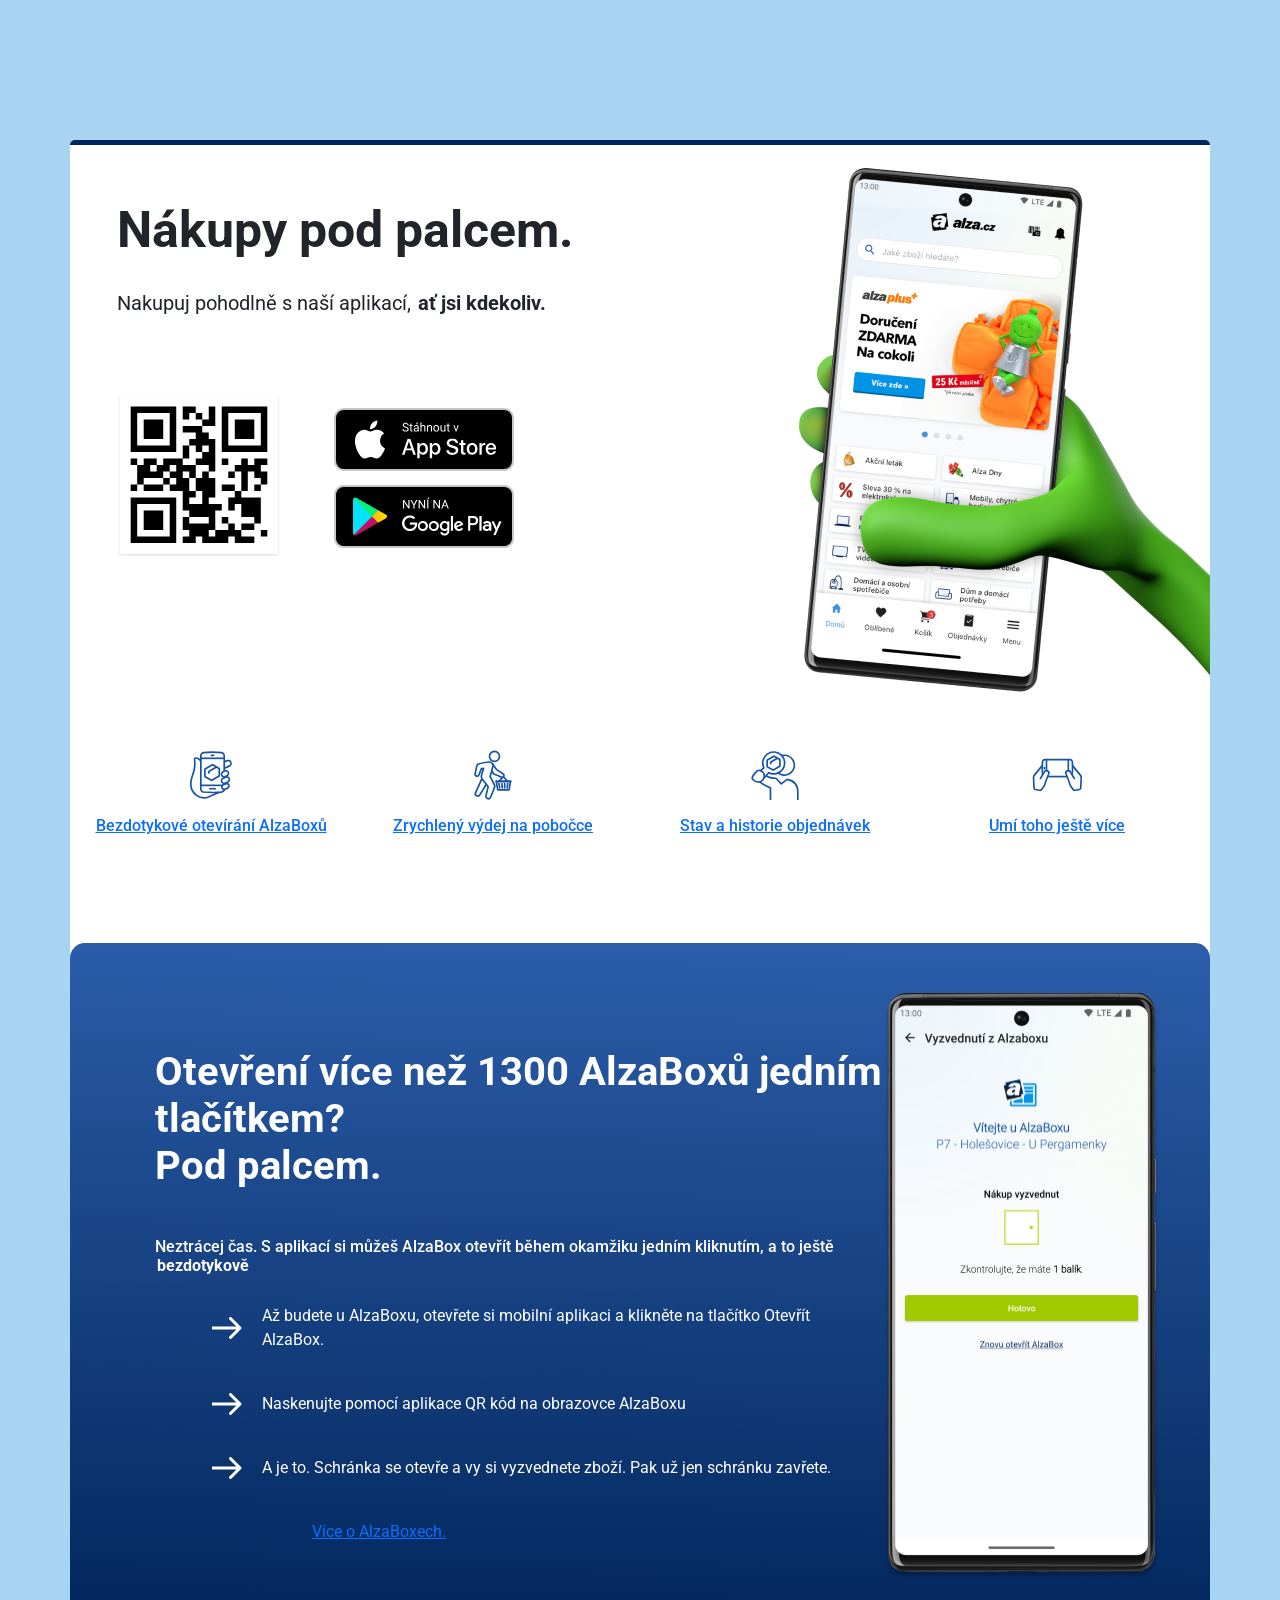
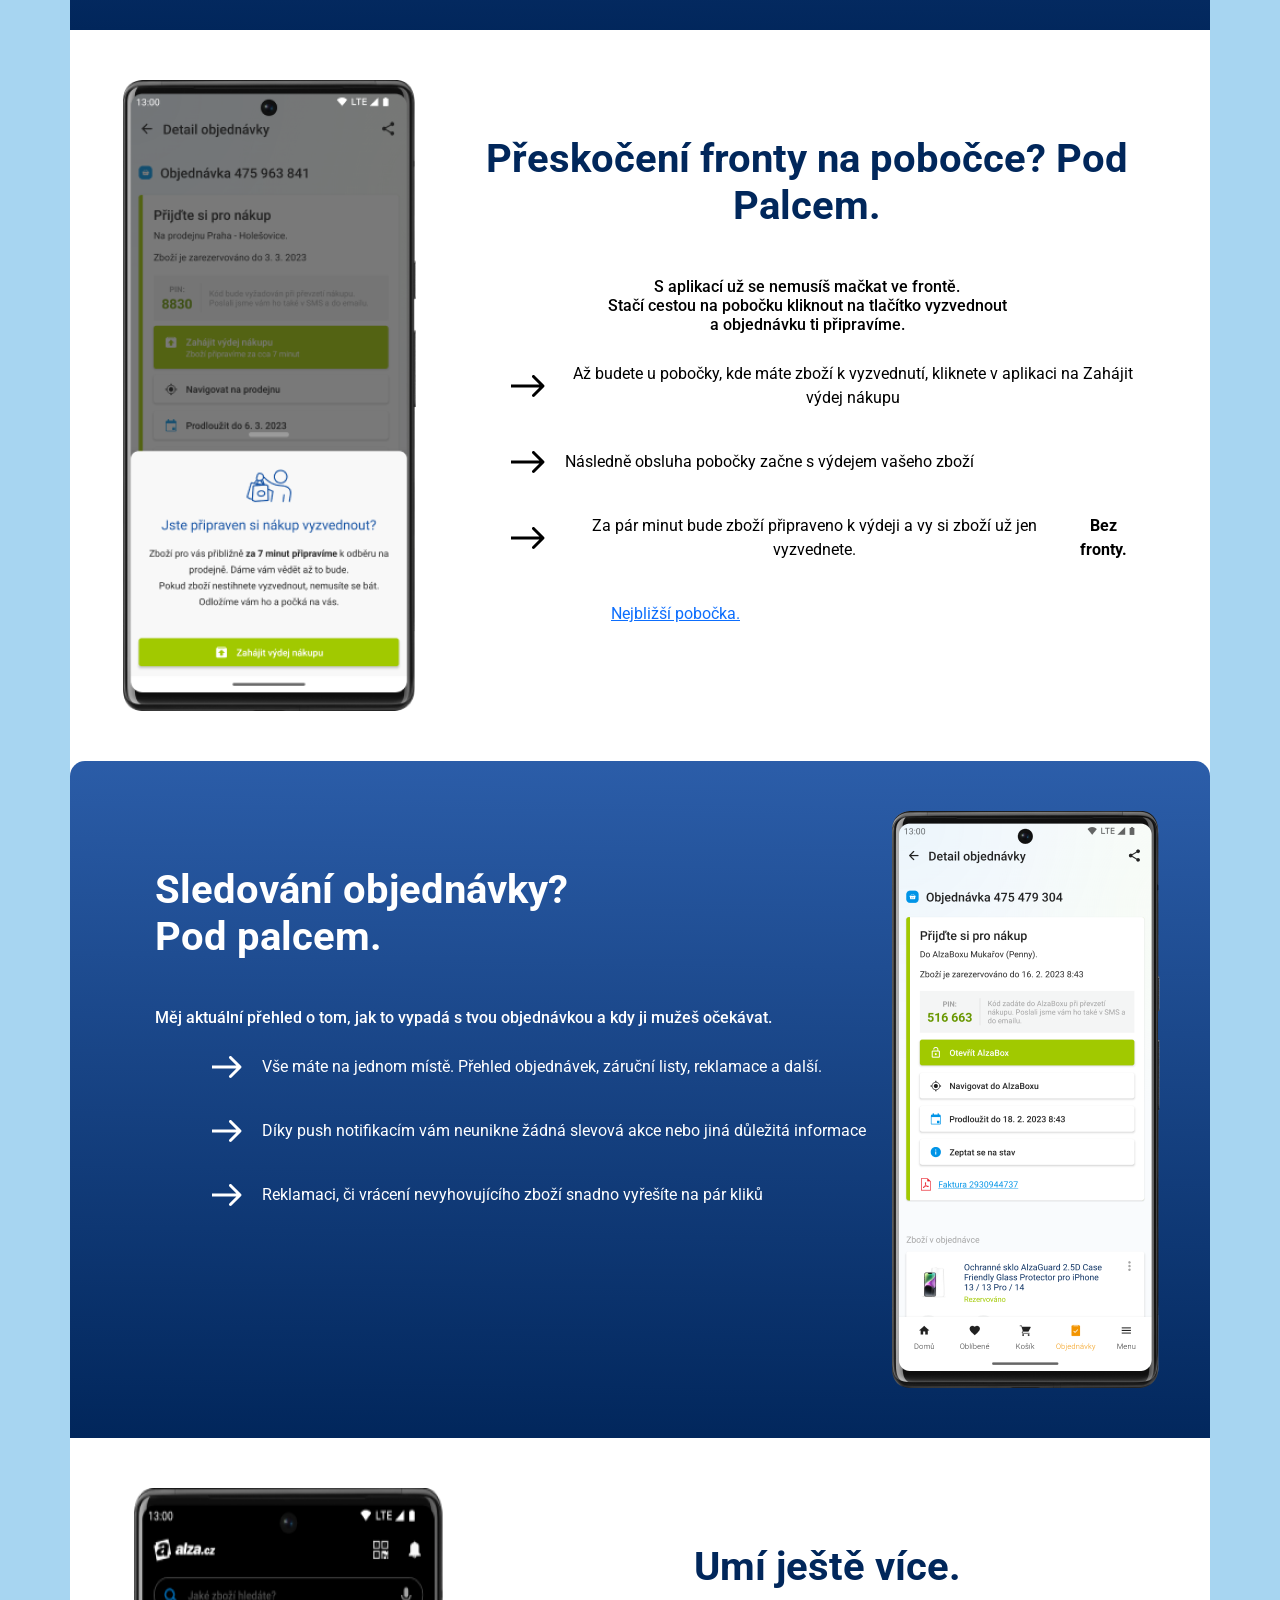
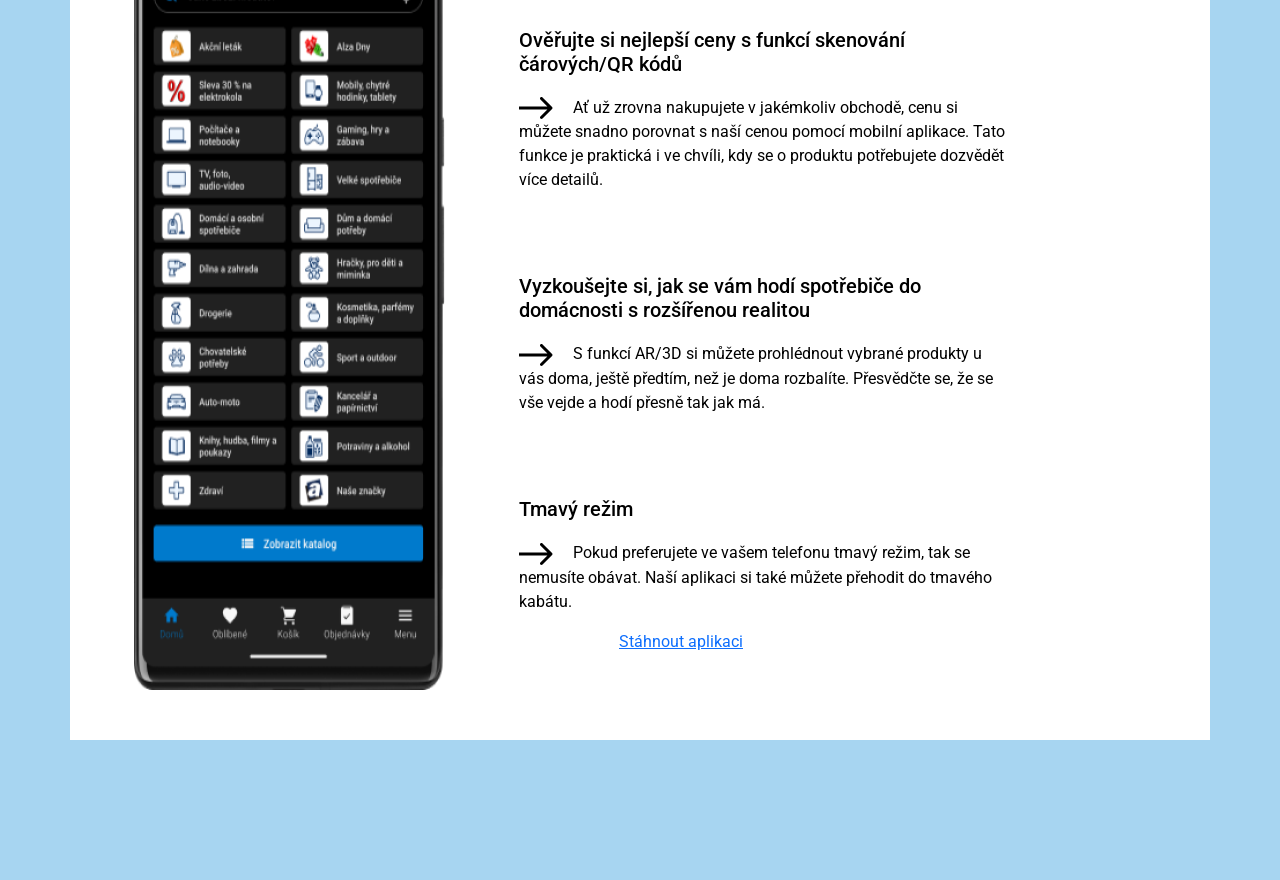
<file: index.html>
<!DOCTYPE html>
<html lang="en">
<head>
  <meta charset="UTF-8">
  <meta name="viewport" content="width=device-width, initial-scale=1.0">
  <title>Alza</title>
  <link rel="stylesheet" href="css/style.css">
  <link rel="stylesheet" href="css/responsive.css">
  <link href="https://cdn.jsdelivr.net/npm/bootstrap@5.3.1/dist/css/bootstrap.min.css" rel="stylesheet" integrity="sha384-4bw+/aepP/YC94hEpVNVgiZdgIC5+VKNBQNGCHeKRQN+PtmoHDEXuppvnDJzQIu9" crossorigin="anonymous">
  <link rel="preconnect" href="https://fonts.googleapis.com">
  <link rel="preconnect" href="https://fonts.gstatic.com" crossorigin>
  <link href="https://fonts.googleapis.com/css2?family=Roboto:wght@300;400;500;700&display=swap" rel="stylesheet">
  <script src="js/index.js"></script>
</head>
<body>
  <div class="container">
    <div class="header row">
      <div class="header-left col-6">
        <h2 class="header-title">Nákupy  pod palcem.</h2>
        <h6 class="header-title2">Nakupuj pohodlně s naší aplikací, <span class="span">ať jsi kdekoliv.</span></h6>
        <div class="box">
          <img class="qr-code" src="img/Group 10595.svg" alt="qr-code">
          <div class="buttons">
            <button class="btn"><img class="store-icon" src="img/store icons.svg" alt="apple"></button>
            <button class="btn"><img class="store-icon" src="img/store icons2.png" alt="google"></button>
          </div>
        </div>
      </div>
    <div class="header-right col-6 p-0">
      <div>
        <img class="header-vector" src="img/Vector.svg" alt="vector">
        <p class="header-p">Naskenuj QR kód
          a získej aplikaci
          Alza.cz ihned</p>
        </div>
        <img class="header-image" src="img/ruka3 1.png" alt="ruka">
    </div>
      <nav class="nav features d-flex flex-wrap justify-content-around text-center ">
            <a href="#bezdotyk" class="nav-box smooth-scroll">
              <figure>
                <img src="img/Group 7428.svg" width="50" height="50" alt="bezdotyk">
              </figure>
              <h6>Bezdotykové otevírání AlzaBoxů</h6>
            </a>
            <a href="#vydej" class="nav-box smooth-scroll">
              <figure>
                <img src="img/Group 7493.svg" width="50" height="50" alt="zrychlenyvydej">
              </figure>
              <h6>Zrychlený výdej na pobočce</h6>
            </a>
            <a href="#sledovani" class="nav-box smooth-scroll">
              <figure>
                <img src="img/Group 7429.svg" width="50" height="50" alt="stavobjednavek">
              </figure>
              <h6>Stav a historie objednávek</h6>
            </a>
            <a href="#vice" class="nav-box smooth-scroll">
              <figure>
                <img src="img/Group 7391.svg" width="50" height="50" alt="umivice">
              </figure>
              <h6>Umí toho ještě více</h6>
            </a>
  </nav>

    <section class="reveal" id="bezdotyk">
      <div class="article">
        <h2 class="article-title">Otevření více než 1300 AlzaBoxů jedním tlačítkem?<br> Pod palcem.</h2>
        <h6 class="article-title2">Neztrácej čas. S aplikací si můžeš AlzaBox otevřít během okamžiku jedním kliknutím, a to ještě <span class="span">bezdotykově</span></h6>
        <ul>
          <li class="article2-li"><img class="arrow" src="img/Arrow 11.svg" alt="arrow">Až budete u AlzaBoxu, otevřete si mobilní aplikaci a klikněte na tlačítko Otevřít AlzaBox.</li>
          <li class="article2-li"><img class="arrow" src="img/Arrow 11.svg" alt="arrow">Naskenujte pomocí aplikace QR kód na obrazovce AlzaBoxu</li>
          <li class="article2-li"><img class="arrow" src="img/Arrow 11.svg" alt="arrow">A je to. Schránka se otevře a vy si vyzvednete zboží. Pak už jen schránku zavřete.</li>
          <li class="article2-li"><a class="more" href="#">Více o AlzaBoxech.</a></li>
        </ul>
        
     </div>
      <img class="article-image" src="img/Rectangle 3731.png" alt="vyzvednutí v alzaboxu">
    </section>

    <section class="reveal" id="vydej">
        <img class="article-image2" src="img/Rectangle 3732.png" alt="preskoceni fronty">
        <div class="article">
          <h2 class="article2-title">Přeskočení fronty na pobočce? Pod Palcem.</h2>
          <h6 class="article2-title2">S aplikací už se nemusíš mačkat ve frontě.<br> Stačí cestou na pobočku kliknout na tlačítko vyzvednout<br> a objednávku ti připravíme.</h6>
          <ul class="article2-ul">
            <li class="article2-li"><img class="arrow" src="img/Arrow 2.svg" alt="arrow">Až budete u pobočky, kde máte zboží k vyzvednutí, kliknete v aplikaci na Zahájit výdej nákupu</li>
            <li class="article2-li"><img class="arrow" src="img/Arrow 2.svg" alt="arrow">Následně obsluha pobočky začne s výdejem vašeho zboží</li>
            <li class="article2-li"><img class="arrow" src="img/Arrow 2.svg" alt="arrow">Za pár minut bude zboží připraveno k výdeji a vy si zboží už jen vyzvednete. <span class="span">Bez fronty.</span></li>
            <li class="article2-li"><a class="more2" href="#">Nejbližší pobočka.</a> </li>
          </ul>
        </div>   
    </section>

    <section class="reveal" id="sledovani">
      <div class="article">
        <h2 class="article-title">Sledování objednávky?<br> Pod palcem.</h2>
        <h6 class="article-title2">Měj aktuální přehled o tom, jak to vypadá s tvou objednávkou a kdy ji mužeš očekávat.</h6>
        <ul>
          <li class="article2-li"><img class="arrow" src="img/Arrow 11.svg" alt="arrow">Vše máte na jednom místě. Přehled objednávek, záruční listy, reklamace a další.</li>
          <li class="article2-li"><img class="arrow" src="img/Arrow 11.svg" alt="arrow">Díky push notifikacím vám neunikne žádná slevová akce nebo jiná důležitá informace</li>
          <li class="article2-li"><img class="arrow" src="img/Arrow 11.svg" alt="arrow">Reklamaci, či vrácení nevyhovujícího zboží snadno vyřešíte na pár kliků</li>
        </ul>
     </div>
      <img class="article-image" src="img/sekce-3 1.png" alt="sledování objednávky">
    </section>

    <section class="reveal" id="vice">
      <img class="article-vice-image" src="img/Rectangle 3736.png" alt="vyzvednutí v alzaboxu">
        <div class="article">
          <h2 class="article2-title text-center">Umí ještě více.</h2>
          <ul class="vice-ul">
            <li class="vice-li">
                <h6 class="ul-label">Ověřujte si nejlepší ceny s funkcí skenování čárových/QR kódů</h6>
                <p><img class="arrow" src="img/Arrow 2.svg" alt="arrow">Ať už zrovna nakupujete v jakémkoliv obchodě, cenu si můžete snadno porovnat s naší cenou pomocí mobilní aplikace. Tato funkce je praktická i ve chvíli, kdy se o produktu potřebujete dozvědět více detailů.</p>
            </li>
          </ul>
          <ul class="vice-ul">
            <li class="vice-li">
                <h6 class="ul-label">Vyzkoušejte si, jak se vám hodí spotřebiče do domácnosti s rozšířenou realitou</h6>
                <p><img class="arrow" src="img/Arrow 2.svg" alt="arrow">S funkcí AR/3D si můžete prohlédnout vybrané produkty u vás doma, ještě předtím, než je doma rozbalíte. Přesvědčte se, že se vše vejde a hodí přesně tak jak má.</p>
            </li>
          </ul>
          <ul class="vice-ul">
            <li class="vice-li">
                <h6 class="ul-label">Tmavý režim</h6>
                <p><img class="arrow" src="img/Arrow 2.svg" alt="arrow">Pokud preferujete ve vašem telefonu tmavý režim, tak se nemusíte obávat. Naší aplikaci si také můžete přehodit do tmavého kabátu.</p>
            </li>
            <li class="vice-li"><a class="more" href="#">Stáhnout aplikaci</a></li>
          </ul>
       </div>
      </section>
</body>
</html>
</file>
<file: css/style.css>
html > body {
  background: #a7d5f1;;
  font-family: Roboto;
}

.container {
  background: #ffffff;
  border-top: 5px solid #00275B;
  border-radius: 5px 5px 0px 0px;
  margin: 140px 40px;
}

.header {
  display: flex;
}

.header-right {
  display: flex;
  flex-direction: row;
  justify-content: flex-end;
}

.header-title {
  font-size: 50px;
  font-weight: 700;
  padding: 55px 0px 0px 35px;
}

.header-title2 {
  font-size: 20px;
  font-weight: 400;
  line-height: 30px;
  padding:  20px 0px 50px 35px;
}

.span {
  font-weight: 700;
  margin-left: 2px;
}

.qr-code {
  width: 12.4375rem;
  height: 12.4375rem;
  padding-left: 35px;
}

.box {
  display: flex;
  width: 20px;
}

.buttons {
  display: block;
  padding: 25px 0px 0px 40px;
}

.store-icon {
  width: 180px;
  height: 63px;
}

.header-vector {
  display: none;
  width: 103px;
  height: 92px;
  transform: rotate(8.773deg);
  position: absolute;
  top: 40%;
  left: 58%;
  transform: translate(-50%, -50%)
}

.header-p {
  transform: rotate(5.499deg);
  margin-top: 350px;
  width: 120px;
  text-align: end;
  font-size: 14px;
  font-style: normal;
  font-weight: 700;
  line-height: 24px;
}

nav a {
  width: 277px;
  text-decoration: underline;
  margin-bottom: 100px;
}

/* 1.Sekce */

#bezdotyk {
  display: flex;
  justify-content: space-between;
  background: linear-gradient(1deg, rgb(1,38,91), #2c5eaa);
  color: rgb(255, 255, 255);
  padding: 50px;
  border-top-left-radius: 15px;
  border-top-right-radius: 15px;
}

.article-title {
  font-size: 40px;
  font-weight: 700;
  line-height: normal;
  padding: 55px 0px 0px 35px;
}

.article-title2 {
  padding: 40px 0px 0px 35px;
}

.article-image {
  justify-content: flex-end;
}

.article-ul  {
  padding: 30px;
  list-style-type: none;
}

.article2-li {
  padding: 20px;
  margin-left: 40px;
}

.more {
  margin-left: 100px;
}

.arrow {
  margin-right: 20px;
}

/* 2.sekce */

#vydej {
    display: flex;
    justify-content: space-between;
    background-color: rgb(255, 255, 255);
    color: rgb(0, 0, 0);
    padding: 50px;
    text-align: center;
}

.article2-title {
  color: #01275B;
  font-size: 40px;
  font-weight: 700;
  line-height: normal;
  padding: 55px 0px 0px 35px;
}

.article2-title2 {
  padding: 40px 0px 0px 35px;
  text-align: center;
}

.article2-li {
  display: flex;
}

.more2 {
  margin-left: 100px;
}

/* 3.sekce */

#sledovani {
  display: flex;
  justify-content: space-between;
  background: linear-gradient(1deg, rgb(1,38,91), #2c5eaa);
  color: rgb(255, 255, 255);
  padding: 50px;
  border-top-left-radius: 15px;
  border-top-right-radius: 15px;
}

/* 4.sekce */

#vice {
    display: flex;
    justify-content: space-between;
    background-color: rgb(255, 255, 255);
    color: rgb(0, 0, 0);
    padding: 50px;
    text-align: start;
    border-radius: 9500px;
}

.vice-ul {
  padding: 0px 150px 20px 130px;
}

.ul-label {
  text-align: start;
  padding-top: 30px;
  font-size: 20px;
}

.vice-li {
  list-style-type: none;
}

.vice-li p {
  margin-top: 20px;
}

.arrow2 {
  margin-right: 30px;
}

.vice-ul {
  padding-left: 60px;
}

.arrow2 {
  margin-right: 0;
  margin-bottom: 20px;
}

.reveal {
  position: relative;
  transform: translateY(150px);
  opacity: 0;
  transition: all 2s ease;
}

.reveal.active {
  transform: translateY(0px);
  opacity: 1;
}
</file>
<file: css/responsive.css>
@media only screen and (max-width: 1310px) {
  .header-vector {
    display: none;
  }

  .header-p {
    display: none;
  }
}

@media only screen and (max-width: 1200px) {
  .article-vice-image {
    height: 600px;
    margin-top: 150px;
  }

  .vice-li {
    padding-left: 30px;
  }
}

@media only screen and (max-width: 990px) {
  .header-title {
    display: grid;
    grid-template-columns: max-content;
    font-size: 50px;
    font-weight: 700;
    text-align: center;
  }

  .header-title2 {
    display: grid;
    grid-template-columns: max-content;
    font-size: 20px;
    font-weight: 400;
    line-height: 30px;
  }

  .header-right {
    display: none;
  }
  
  .header-image {
    display: none;
  }
  
  .header-vector {
    display: none;
  }

  .header-p {
    display: none;
  }

  .box {
    display: flex;
    margin-bottom: 40px;
  }
  
  .buttons {
    display: flex;
    padding: 25px 0px 0px 40px;
  }
  
  .store-icon {
    width: 180px;
    height: 63px;
  }
  
  #bezdotyk {
    flex-direction: column;
    align-items: center;
    padding: 30px;
  }

  .article-title {
    font-size: 30px;
    padding: 20px 0 10px 0;
    text-align: center;
  }

  .article-title2 {
    font-size: 18px;
    padding-bottom: 20px;
    text-align: center;
  }

  .article-ul {
    padding: 10px;
  }

  .article2-li {
    padding: 10px;
  }

  #vydej {
    flex-direction: column;
    align-items: center;
    padding: 30px;
  }

  .article2-title {
    font-size: 30px;
    padding: 30px 0px 0px 0px;
  }

  .article2-title2 {
    padding: 20px 0px;
  }

  .article2-li {
    margin-left: 0px;
  }

  .more2 {
    margin-left: 0;
    margin-top: 20px;
  }

  #sledovani {
    flex-direction: column;
    align-items: center;
    padding: 30px;
  }

  #vice {
    flex-direction: column;
    align-items: center;
  }

  .vice-ul {
    padding: 0px;
  }

  .vice-li {
    padding: 10px;
  }

  .ul-label {
    padding-top: 10px;
    font-size: 18px;
  }

  .vice-li p {
    margin-top: 10px;
  }

  .article-image {
    margin-top: 20px;
  }

  .article-image2 {
    order: 2;
  }

  .article-vice-image {
    height: 600px;
    order: 2;
    margin-top: 30px;
  }
}

@media only screen and (max-width: 767px) {
  .header-title {
    display: grid;
    grid-template-columns: max-content;
    font-size: 50px;
    font-weight: 700;
    text-align: center;
  }

  .header-title2 {
    display: grid;
    grid-template-columns: max-content;
    font-size: 20px;
    font-weight: 400;
    line-height: 30px;
  }

  .box {
    display: flex;
    margin-bottom: 40px;
  }


  
  .buttons {
    display: block;
    padding: 25px 0px 0px 40px;
  }
  
  .store-icon {
    width: 180px;
    height: 63px;
  }
}

  @media only screen and (max-width: 574px) {   
    .article-title {
      font-size: 30px;
      padding: 20px 0 10px 0;
      text-align: center;
    }
  
    .article-title2 {
      font-size: 18px;
      padding-bottom: 20px;
      text-align: center;
    }
  
    .article-ul,
    .vice-ul,
    .article2-ul {
      padding: 10px;
    }
  
    .article2-li,
    .vice-li {
      padding: 10px;
    }
  
    .arrow,
    .arrow2 {
      margin-right: 0;
      margin-bottom: 10px;
    }
  
    #bezdotyk {
      flex-direction: column;
      align-items: center;
      padding: 30px;
    }
  
    .article-image {
      justify-content: center;
    }
  
    .article2-li {
      flex-direction: column;
      align-items: center;
      text-align: center;
    }
  
    .more {
      margin-left: 0;
      margin-top: 10px;
    }

    #vydej {
      flex-direction: column;
      align-items: center;
      padding: 30px;
    }
  
    .article2-li {
      flex-direction: column;
      align-items: center;
      text-align: center;
    }
  
    .more2 {
      margin-left: 0;
      margin-top: 10px;
    }
  
    #sledovani {
      flex-direction: column;
      align-items: center;
      padding: 30px;
    }
  
    .vice-ul {
      padding-left: 0;
      text-align: center;
    }

    #vice {
      flex-direction: column;
      align-items: center;
      padding: 30px;
    }
  
    .vice-ul {
      padding-left: 0;
      text-align: center;
    }

  }

  @media only screen and (max-width: 490px) {
    .header-left {
      margin-left: 80px;
    }
    
    .header-title {
      font-size: 30px;
      padding: 20px 0 10px 0;
      text-align: center;
    }
  
    .header-title2 {
      font-size: 16px;
      padding: 20px 0 10px 0;
      text-align: center;
    }

    .qr-code {
      display: block;
      width: 12.4375rem;
      height: 12.4375rem;
    }
    
    .box {
      display: block;
      width: 20px;
    }
    
    .buttons {
      display: block;
    }
    
    .store-icon {
      width: 140px;
      height: 46px;
    }
    
  }

  @media only screen and (max-width: 440px) {
    .header-left {
      margin-left: 70px;
    }
    
    .header-title {
      font-size: 30px;
      padding: 20px 0 10px 0;
      text-align: center;
    }
  
    .header-title2 {
      font-size: 16px;
      width: 20px;
      padding: 20px 0 10px 0;
      text-align: center;
    }
  }

  @media only screen and (max-width: 375px) {
    .header-left {
      display: flex;
      flex-direction: column;
    }
  
    .header-title {
      display: flex;
      font-size: 30px;
      text-align: center;
      margin-left: 60px;
    }
  
    .header-title2 {
      font-size: 14px;
      padding: 10px 0;
      line-height: 20px;
    }
  
    .qr-code {
      width: 150px;
      height: 150px;
      margin-left: 10px;
    }
    .store-icon {
      width: 100px;
      height: 35px;
    }
  }
</file>
